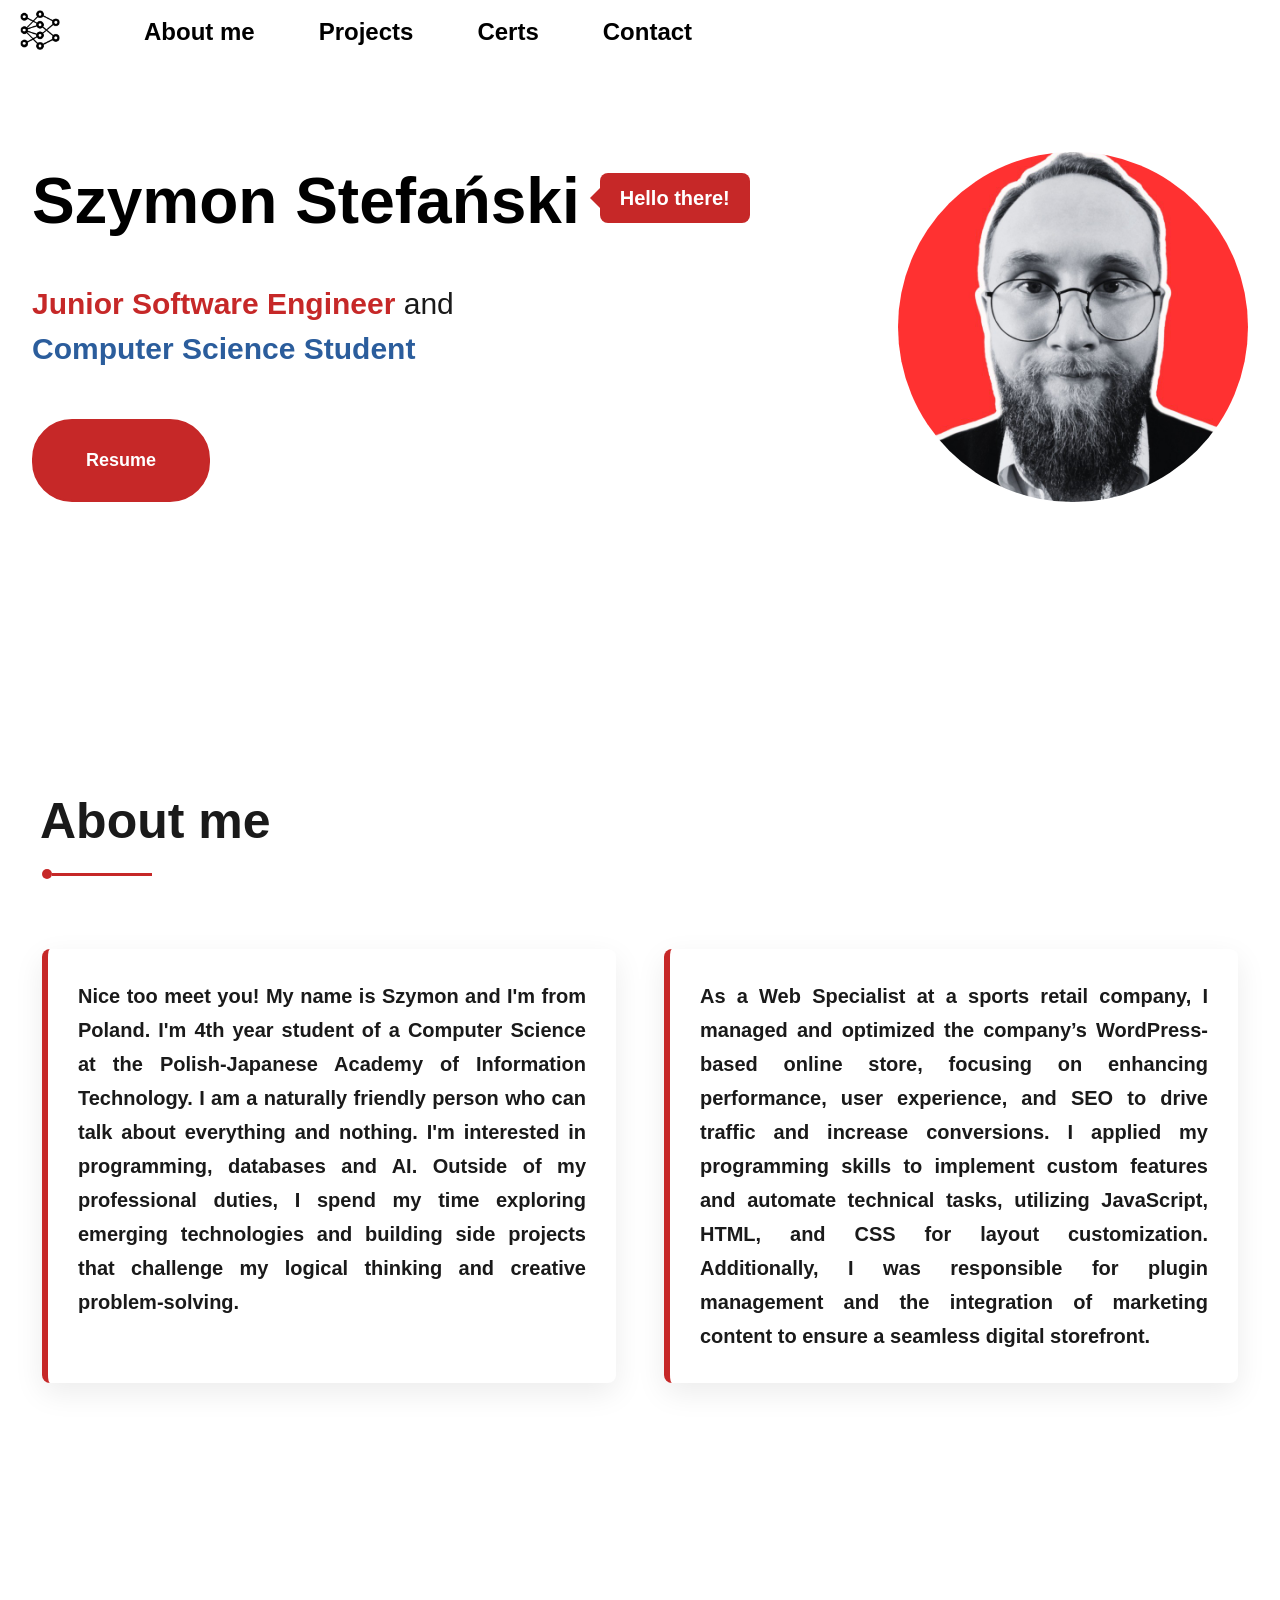
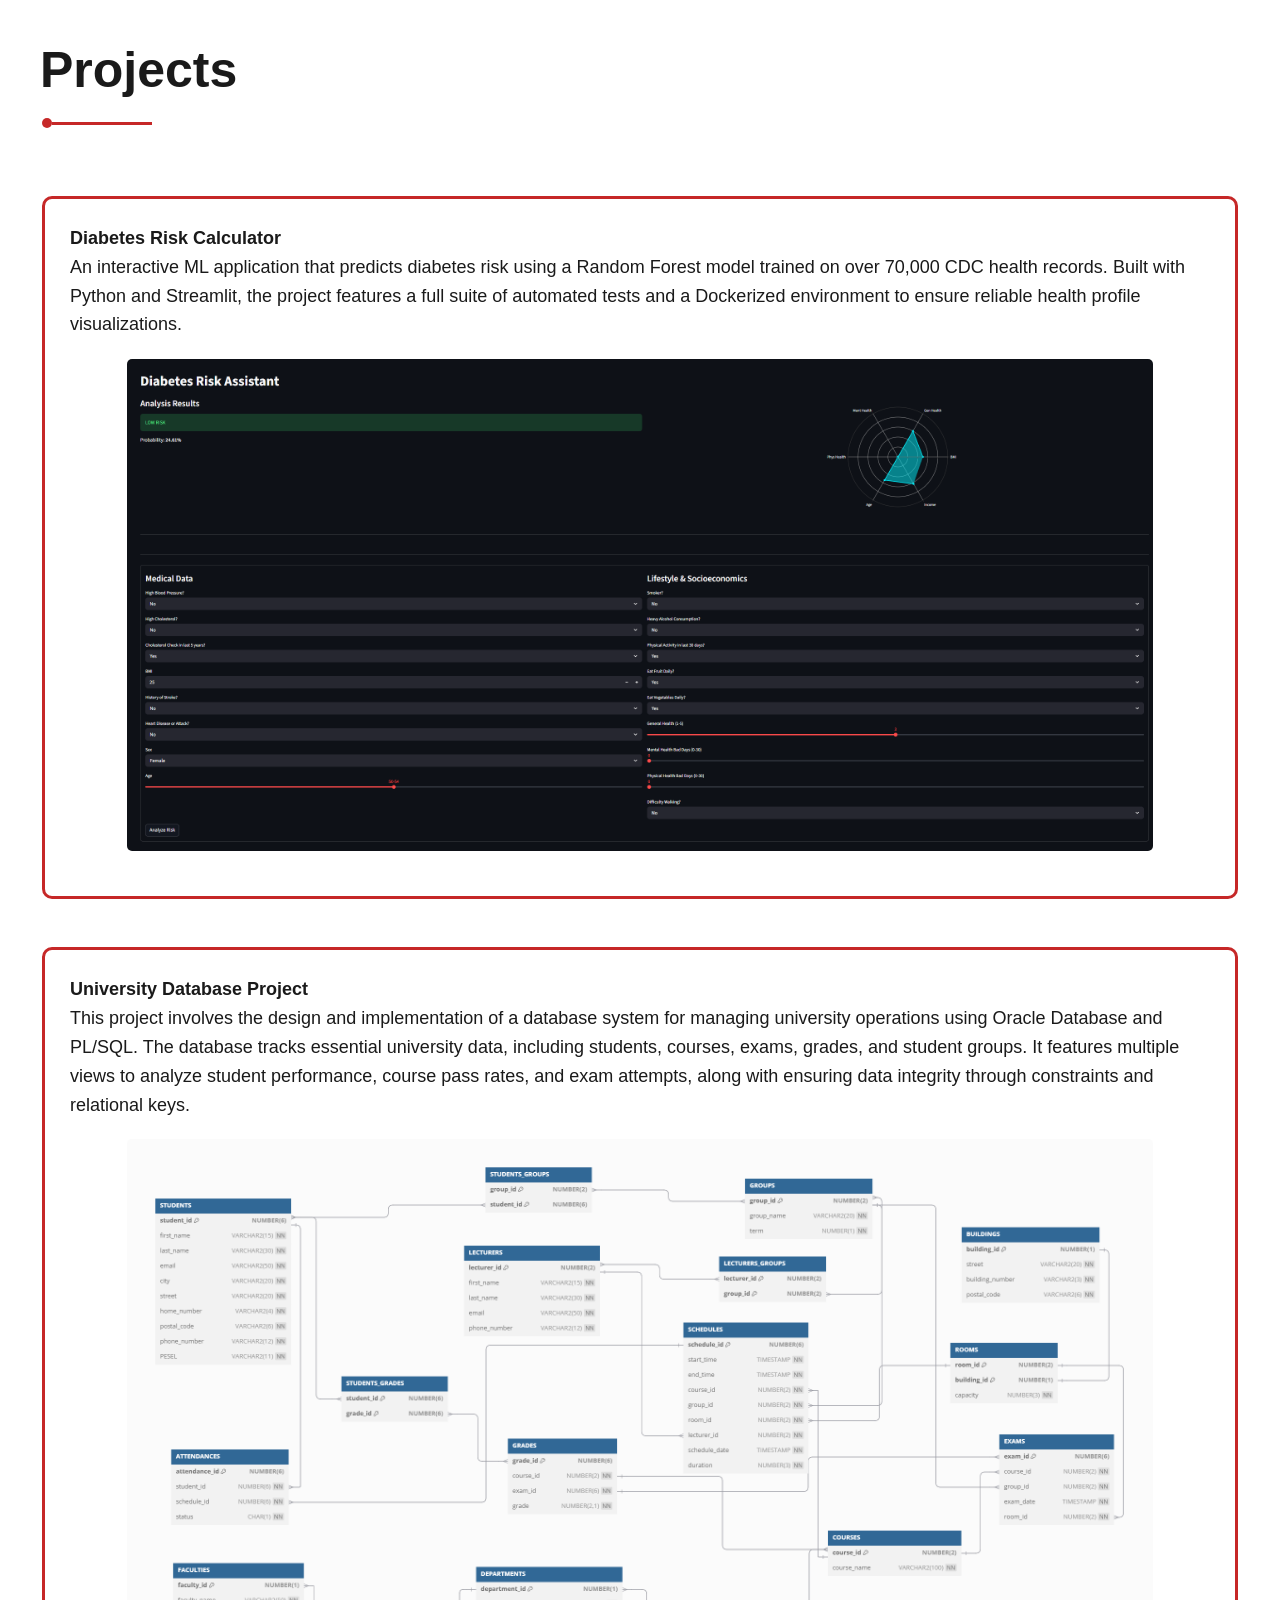
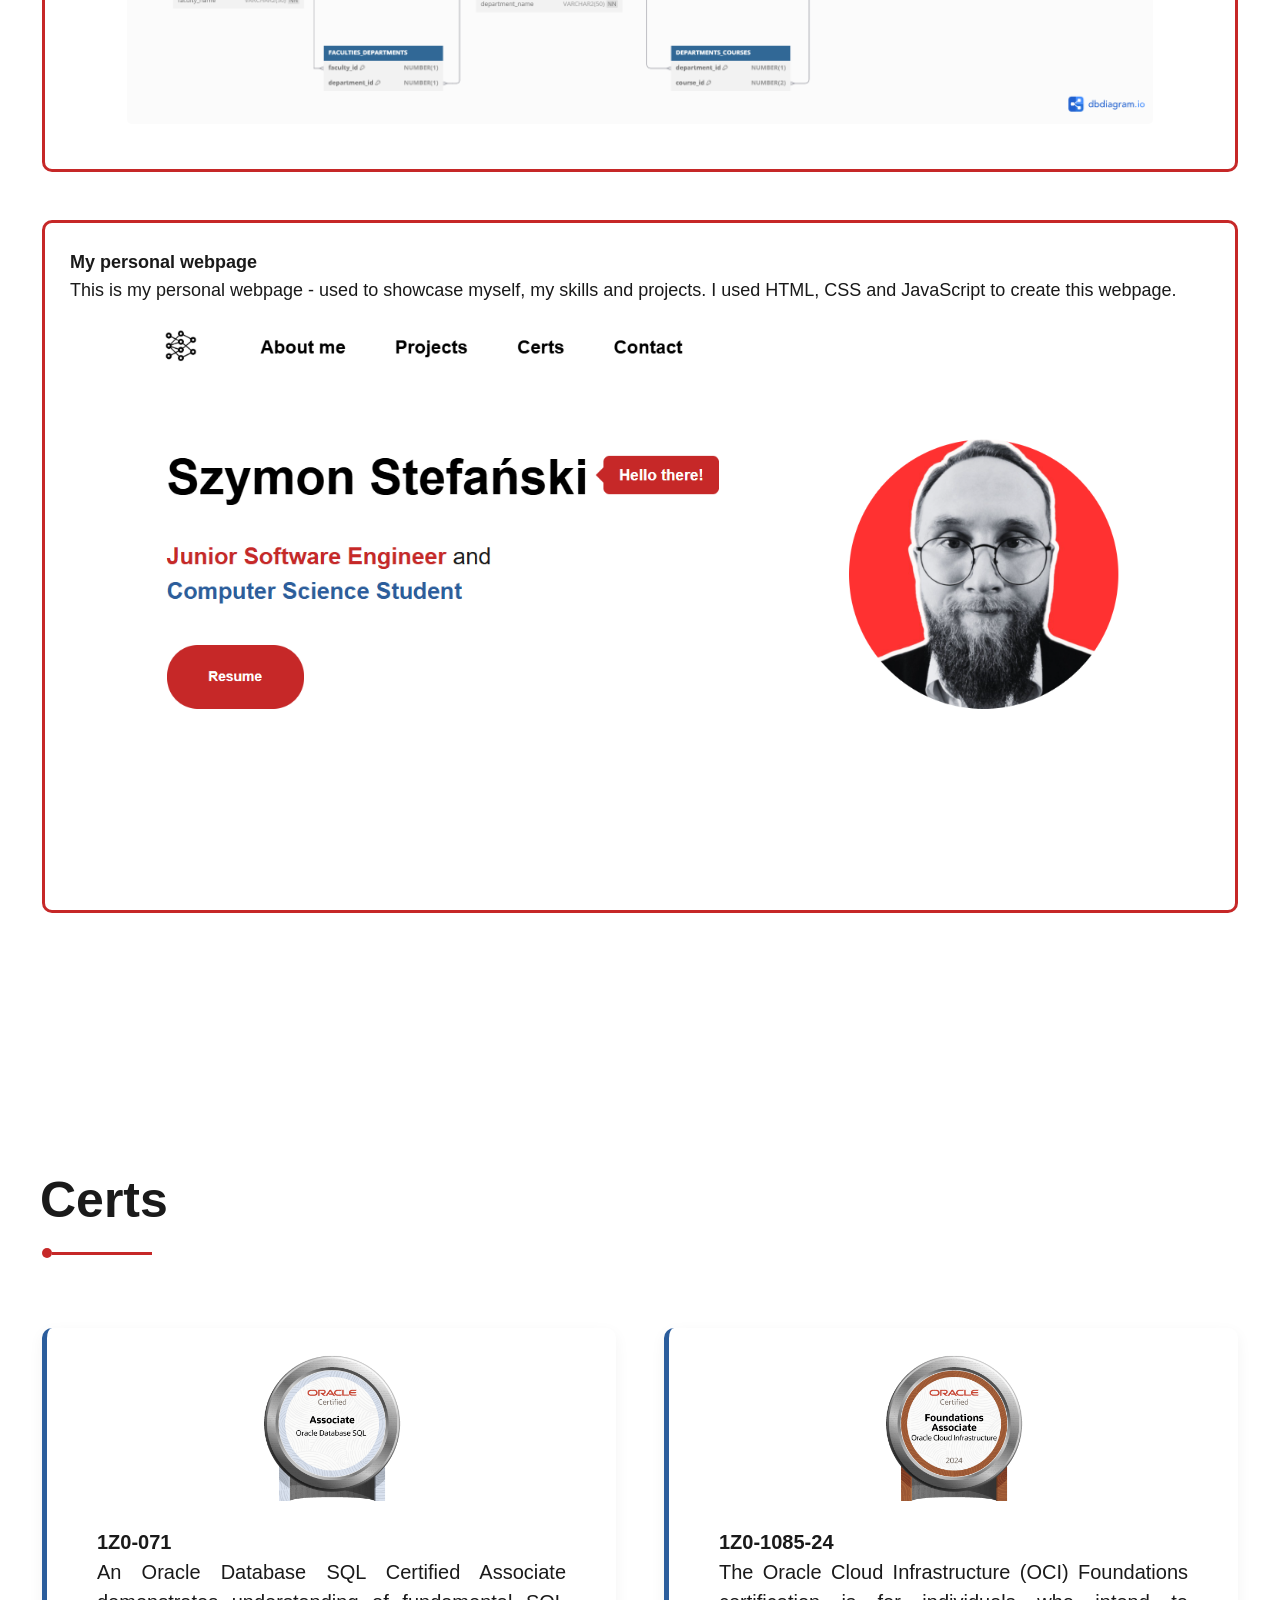
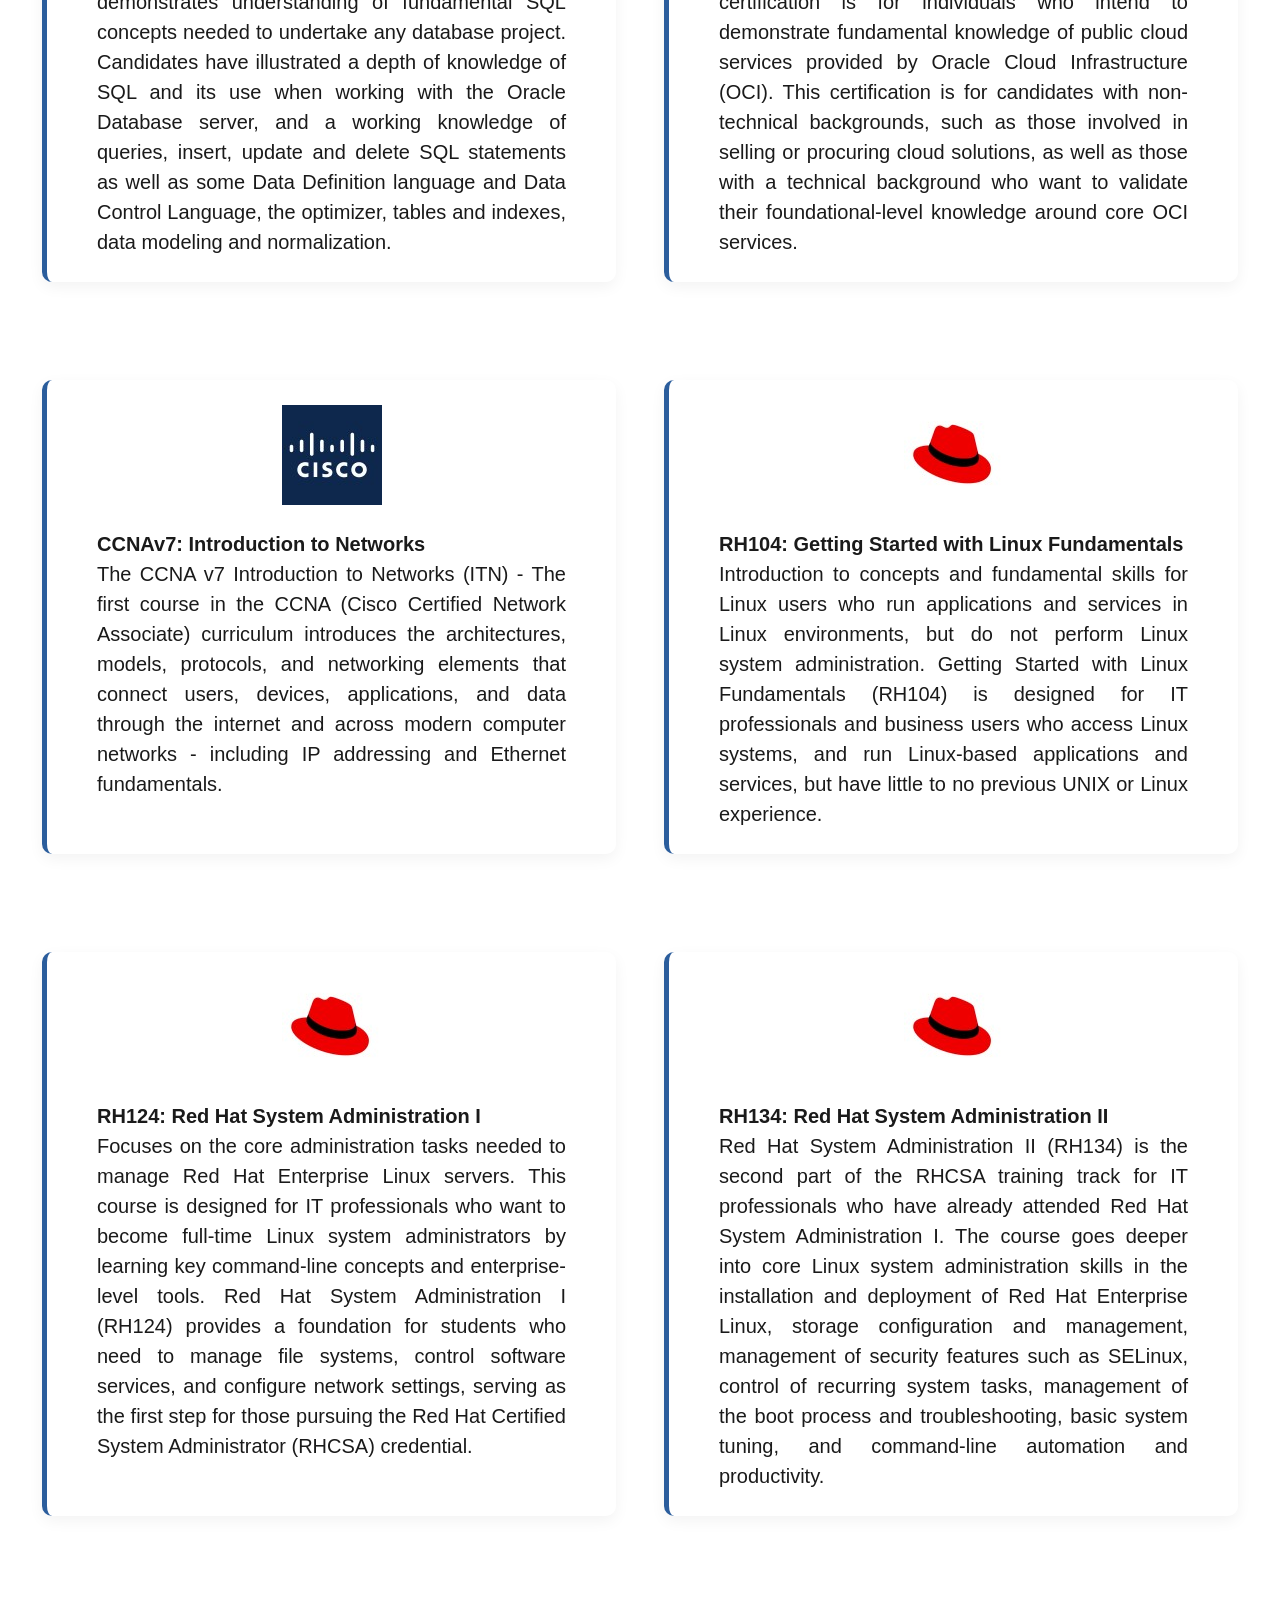
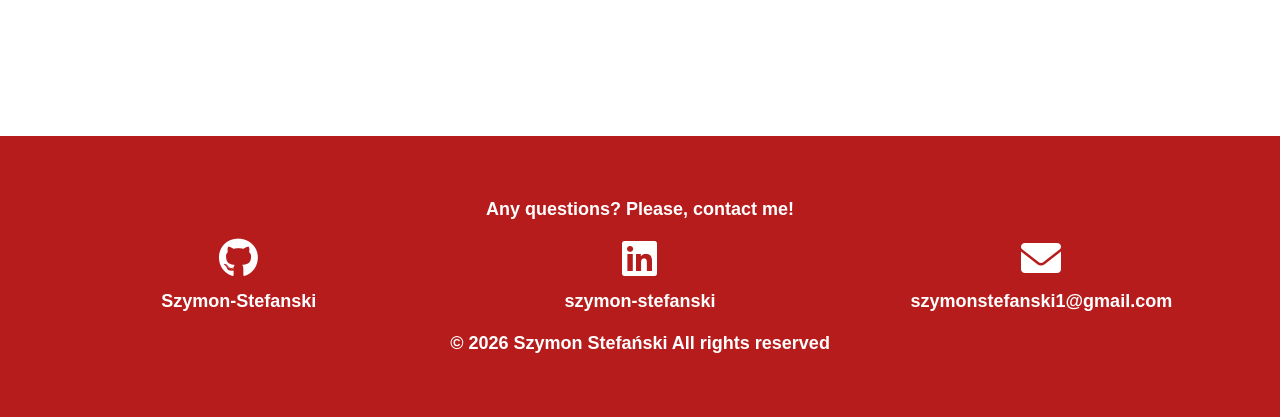
<file: index.html>
<!DOCTYPE html>
<html lang="en">
  <head>
    <meta charset="UTF-8" />
    <meta name="viewport" content="width=device-width, initial-scale=1.0" />
    <meta name="author" content="Szymon Stefański" />
    <meta name="robots" content="index, follow" />
    <meta property="og:title" content="Szymon Stefański - Software Engineer" />
    <meta property="og:description" content="Software Engineer & Student at PJATK. Sprawdź moje certyfikaty i projekty IT." />
    <meta property="og:image" content="https://www.szymonstefanski.com/images/personal/me.jpg" />
    <meta property="og:url" content="https://www.szymonstefanski.com/" />

    <title>Szymon Stefański | Software Engineer | Python</title>
    <meta name="description" content="Student PJATK, programista Python z obsesją na punkcie czystego kodu i baz danych. Zamieniam złożone problemy w proste rozwiązania." />

    <link
      rel="icon"
      href="images/personal/neural-network.png"
      type="image/png"
    />
    <link
      href="https://fonts.googleapis.com/css2?family=Lato:wght@300;400;700&display=swap"
      rel="stylesheet"
    />
    <link
      rel="stylesheet"
      href="https://cdnjs.cloudflare.com/ajax/libs/font-awesome/6.0.0-beta3/css/all.min.css"
    />
    <link rel="stylesheet" href="styles.css" />
  </head>

  <body>
    <header class="header">
      <nav class="main-nav">
        <ul class="main-nav-list">
          <li>
            <img class="logo" src="images/personal/neural-network.png" alt="Szymon Stefański Logo" />
          </li>
          <li><a class="main-nav-link" href="#aboutme">About me</a></li>
          <li><a class="main-nav-link" href="#projects">Projects</a></li>
          <li><a class="main-nav-link" href="#certs">Certs</a></li>
          <li><a class="main-nav-link" href="#contact">Contact</a></li>
        </ul>
      </nav>
    </header>
    <main>
      <section class="section-description">
        <div class="description">
          <div class="description-text-box">
            <h1 class="heading-primary">
              Szymon Stefański
              <span class="speech-bubble">Hello there!</span>
            </h1>
            <p class="description-am">
              <span class="jse">Junior Software Engineer</span>
              and
              <br />
              <span class="cs">Computer Science Student</span>
            </p>
            <a
              class="primary-btn"
              href="Szymon_Stefanski_Resume.pdf"
              data-text="Resume"
            >
              <p>Resume</p>
            </a>
          </div>
          <div class="hero-image">
            <img id="big_logo" src="images/personal/me.jpg" alt="Szymon Stefański profile picture - Software Engineer" />
          </div>
        </div>
      </section>

      <section id="aboutme" class="section-aboutme">
        <h2 class="title">About me</h2>
        <div class="container grid grid--1-cols">
          <div class="decorative-line"></div>
        </div>
        <div class="container grid grid--2-cols">
          <p class="description-description">
            Nice too meet you! My name is Szymon and I'm from Poland. I'm 4th
            year student of a Computer Science at the Polish-Japanese Academy of
            Information Technology. I am a naturally friendly person who can
            talk about everything and nothing. I'm interested in programming,
            databases and AI. Outside of my professional duties, I spend my time 
            exploring emerging technologies and building side projects that challenge 
            my logical thinking and creative problem-solving.
          </p>
          <p class="description-description">
            As a Web Specialist at a sports retail company, I managed and optimized the 
            company’s WordPress-based online store, focusing on enhancing performance, 
            user experience, and SEO to drive traffic and increase conversions. I applied 
            my programming skills to implement custom features and automate technical tasks, 
            utilizing JavaScript, HTML, and CSS for layout customization. Additionally, I 
            was responsible for plugin management and the integration of marketing content 
            to ensure a seamless digital storefront.
          </p>
        </div>
        <p id="projects"></p>
      </section>

      <section id="projects" class="section-projects">
        <h2 class="title">Projects</h2>
        <div class="container grid grid--1-cols">
          <div class="decorative-line"></div>
          <a href="https://github.com/Szymon-Stefanski/DiabetesRiskCalculator" aria-label="View Diabetes Risk Calculator source code on GitHub">
            <div class="projects">
              <p class="projects-description">
                <strong>Diabetes Risk Calculator</strong><br />
                An interactive ML application that predicts diabetes risk 
                using a Random Forest model trained on over 70,000 CDC health 
                records. Built with Python and Streamlit, the project features 
                a full suite of automated tests and a Dockerized environment 
                to ensure reliable health profile visualizations.
                <br />
                <img
                  class="projects-img"
                  src="images/projects/dra.png"
                  alt="Screenshot of Diabetes Risk Calculator - a Machine Learning web app built with Python and Streamlit"
                />
              </p>
            </div>
          </a>
          <a href="https://github.com/Szymon-Stefanski/university_database_project" 
          aria-label="View University Database Project source code on GitHub">
            <div class="projects">
              <p class="projects-description">
                <strong>University Database Project</strong><br />
                This project involves the design and implementation of a
                database system for managing university operations using Oracle
                Database and PL/SQL. The database tracks essential university
                data, including students, courses, exams, grades, and student
                groups. It features multiple views to analyze student
                performance, course pass rates, and exam attempts, along with
                ensuring data integrity through constraints and relational keys.
                <br />
                <img
                  class="projects-img"
                  src="images/projects/udb.png"
                  alt="Relational database schema and interface for the University Management System project"
                />
              </p>
            </div>
          </a>
          <a href="https://github.com/Szymon-Stefanski/szymonstefanski.github.io" 
          aria-label="View My Personal Webpage source code on GitHub">
            <div class="projects">
              <p class="projects-description">
                <strong>My personal webpage</strong><br />
                This is my personal webpage - used to showcase myself, my skills
                and projects. I used HTML, CSS and JavaScript to create this
                webpage.
                <br />
                <img
                  class="projects-img"
                  src="images/projects/mywebpage.png"
                  alt="Preview of Szymon Stefański's personal portfolio website built with HTML, CSS and JavaScript"
                />
              </p>
            </div>
          </a>
        </div>
        <p id="certs"></p>
      </section>

      <section id="certs" class="section-certs">
        <h2 class="title">Certs</h2>
        <div class="container grid grid--1-cols">
          <div class="decorative-line"></div>
        </div>
        <div class="container grid grid--2-cols">
          <div class="certs">
            <a
              href="https://catalog-education.oracle.com/ords/certview/sharebadge?id=EDE20AFA35017D4F7632FC664EF137600242F46E7B9A4000B9DF911388D2D296"
              target="_blank"
            >
              <img
                class="certs-img"
                src="images/certs/1Z0-071.png"
                alt="Oracle 1Z0-071 Certification"
              />
            </a>
            <div class="certs-text">
              <strong>1Z0-071</strong><br />
              An Oracle Database SQL Certified Associate demonstrates
              understanding of fundamental SQL concepts needed to undertake any
              database project. Candidates have illustrated a depth of knowledge
              of SQL and its use when working with the Oracle Database server,
              and a working knowledge of queries, insert, update and delete SQL
              statements as well as some Data Definition language and Data
              Control Language, the optimizer, tables and indexes, data modeling
              and normalization.
            </div>
          </div>
          <div class="certs">
            <a
              href="https://catalog-education.oracle.com/ords/certview/sharebadge?id=4506F9964E8E7D87DDF926D13FDFE70BB1F6EEB64E2CA56A246275018C3F979B"
              target="_blank"
            >
              <img
                class="certs-img"
                src="images/certs/1Z0-1085-24.png"
                alt="Oracle Cloud Certification"
              />
            </a>
            <div class="certs-text">
              <strong>1Z0-1085-24</strong><br />
              The Oracle Cloud Infrastructure (OCI) Foundations certification is
              for individuals who intend to demonstrate fundamental knowledge of
              public cloud services provided by Oracle Cloud Infrastructure
              (OCI). This certification is for candidates with non-technical
              backgrounds, such as those involved in selling or procuring cloud
              solutions, as well as those with a technical background who want
              to validate their foundational-level knowledge around core OCI
              services.
            </div>
          </div>
          <div class="certs">
            <a
              href="https://drive.google.com/file/d/1Boafn8GVhG-8ERDXbkXMGFG9D7NJz_Sr/view"
            >
              <img
                class="certs-img"
                src="images/certs/CCNAv7.png"
                alt="CCNA Certification"
              />
            </a>
            <div class="certs-text">
              <strong>CCNAv7: Introduction to Networks</strong><br />
              The CCNA v7 Introduction to Networks (ITN) - The first course in
              the CCNA (Cisco Certified Network Associate) curriculum introduces
              the architectures, models, protocols, and networking elements that
              connect users, devices, applications, and data through the
              internet and across modern computer networks - including IP
              addressing and Ethernet fundamentals.
            </div>
          </div>
          <div class="certs">
            <a
              href="images/certs/rh104.pdf"
            >
              <img
                class="certs-img"
                src="images/certs/red_hat.jpg"
                alt="Red Hat Linux Certification"
              />
            </a>
            <div class="certs-text">
              <strong>RH104: Getting Started with Linux Fundamentals</strong
              ><br />
              Introduction to concepts and fundamental skills for Linux users
              who run applications and services in Linux environments, but do
              not perform Linux system administration. Getting Started with
              Linux Fundamentals (RH104) is designed for IT professionals and
              business users who access Linux systems, and run Linux-based
              applications and services, but have little to no previous UNIX or
              Linux experience.
            </div>
          </div>
          <div class="certs">
            <a
              href="https://www.credly.com/badges/a710a444-3996-4140-bc6a-e47a7d3256a2"
            >
              <img
                class="certs-img"
                src="images/certs/red_hat.jpg"
                alt="Red Hat Linux Certification"
              />
            </a>
            <div class="certs-text">
              <strong>RH124: Red Hat System Administration I</strong
              ><br />
              Focuses on the core administration tasks needed to manage Red Hat 
              Enterprise Linux servers. This course is designed for IT professionals 
              who want to become full-time Linux system administrators by learning key 
              command-line concepts and enterprise-level tools. Red Hat System Administration 
              I (RH124) provides a foundation for students who need to manage file systems, 
              control software services, and configure network settings, serving as the first 
              step for those pursuing the Red Hat Certified System Administrator (RHCSA) 
              credential.
            </div>
          </div>
                    <div class="certs">
            <a
              href="https://www.credly.com/badges/857375ac-056b-465d-a306-839a7c738a5f"
            >
              <img
                class="certs-img"
                src="images/certs/red_hat.jpg"
                alt="Red Hat Linux Certification"
              />
            </a>
            <div class="certs-text">
              <strong>RH134: Red Hat System Administration II</strong
              ><br />
              Red Hat System Administration II (RH134) is the second part of the RHCSA training 
              track for IT professionals who have already attended Red Hat System Administration I. 
              The course goes deeper into core Linux system administration skills in the installation 
              and deployment of Red Hat Enterprise Linux, storage configuration and management, 
              management of security features such as SELinux, control of recurring system tasks, 
              management of the boot process and troubleshooting, basic system tuning, and command-line 
              automation and productivity.
            </div>
          </div>
        </div>
      </section>
    </main>
    <footer id="contact">
      <p class="footer-text">Any questions? Please, contact me!</p>
      <br />
      <div class="container grid grid--3-cols">
        <a class="icon" href="https://github.com/Szymon-Stefanski" aria-label="View all my projects on GitHub" rel="noopener">
          <i class="fab fa-github"></i>
          <p class="footer-text">Szymon-Stefanski</p>
        </a>

        <a class="icon" href="https://www.linkedin.com/in/szymon-stefanski/" aria-label="LinkedIn Profile" rel="noopener">
          <i class="fab fa-linkedin"></i>
          <p class="footer-text">szymon-stefanski</p>
        </a>
        <a class="icon" href="mailto:szymonstefanski1@gmail.com" aria-label="Send me an email" rel="noopener">
          <i class="fas fa-envelope"></i>
          <p class="footer-text">szymonstefanski1@gmail.com</p>
        </a>
      </div>
      <br />
      <p class="footer-text">© 2026 Szymon Stefański All rights reserved</p>
    </footer>
    <script src="backend/scripts.js"></script>
  </body>
</html>
</file>
<file: styles.css>
/* General */
* {
  padding: 0;
  margin: 0;
  box-sizing: border-box;
  text-decoration: none;
}

html,
body {
  height: 100%;
  margin: 0;
  display: flex;
  flex-direction: column;
  background-color: rgb(255, 255, 255);
  color: #1a1a1a;
}

html {
  font-size: 62.5%;
  overflow-x: hidden;
  scroll-behavior: smooth;
}

body {
  font-family: "Arial", sans-serif;
  line-height: 1.5;
  font-weight: 400;
}

.container {
  max-width: 130rem;
  padding: 0 4.2rem;
  margin: 0 auto;
}

.grid {
  display: grid;
  gap: 4.8rem;
}

.grid--2-cols { grid-template-columns: repeat(2, 1fr); }
.grid--3-cols { grid-template-columns: repeat(3, 1fr); }
.grid--4-cols { grid-template-columns: repeat(4, 1fr); }


/* Header */
.header {
  position: fixed;
  top: 0;
  left: 0;
  width: 100%;
  background-color: rgb(255, 255, 255);
  z-index: 1000;
  transition: all 0.3s ease-in-out;
}

.header.sticky {
  box-shadow: 10px 10px 5px rgba(43, 40, 40, 0.411);
}

.header .main-nav {
  justify-content: space-between;
  align-items: center;
  max-width: 126rem;
  width: 100%;
  margin: 0 auto;
}

.main-nav-list {
  list-style: none;
  display: flex;
  align-items: center;
  gap: 6.4rem;
  padding: 10px;
}

.main-nav-link:link,
.main-nav-link:visited {
  text-decoration: none;
  color: rgb(0, 0, 0);
  font-weight: 500;
  font-size: 2.4rem;
  font-weight: bold;
  transition: all 0.5s;
}

.main-nav-link:hover,
.main-nav-link:active {
  color: #e45447;
}

.logo { height: 40px; width: auto; margin-right: 2rem; }


/* Section Description / Hero */
.section-description { padding: 12rem 0; }

.section-aboutme { padding: 12rem 0; }

.section-projects { padding: 12rem 0; }

.description {
  max-width: 130rem;
  margin: 0 auto;
  padding: 3.2rem 3.2rem;
  display: grid;
  grid-template-columns: 1fr 1fr;
  gap: 9.6rem 0;
  align-items: center;
}

.heading-primary {
  font-size: 6.4rem;
  font-weight: 700;
  color: #000;
  margin-bottom: 3.2rem;
  position: relative;
}

.hero-image {
  display: flex;
  justify-content: flex-end;
  align-items: center;
}

.speech-bubble {
  font-size: 2rem;
  position: absolute;
  background: #c62828;
  color: white;
  padding: 1rem 2rem;
  border-radius: 0.4em;
  white-space: nowrap;
  margin: 20px 20px;
}

.speech-bubble::after {
  content: "";
  position: absolute;
  left: -10px;
  top: 50%;
  transform: translateY(-50%);
  width: 0;
  height: 0;
  border: 10px solid transparent;
  border-right-color: #c62828;
  border-left: 0;
}

.description-am { font-size: 3rem; margin-bottom: 4.8rem; }
.jse { color: #c62828; font-weight: 700; }
.cs { color: #2b5d9c; font-weight: 700; }

.primary-btn {
  color: #fff;
  padding: 2.6rem 5.2rem;
  background: #c62828;
  border-radius: 40px;
  font-size: 1.8rem;
  font-weight: 600;
  display: inline-block;
  border: 2px solid #c62828;
  transition: all 0.3s;
}

.primary-btn:hover { background: #fff; color: #c62828; }

#big_logo { height: 350px; width: 350px; object-fit: cover; border-radius: 50%; }


.description-description {
  margin-top: 5rem;
  font-size: 2rem;
  font-weight: bold;
  line-height: 1.7;
  padding: 3rem;
  background-color: #fff;
  border-radius: 8px;
  border-left: 6px solid #c62828;
  box-shadow: 0 10px 30px rgba(0, 0, 0, 0.08);
  text-align: justify;
}


/* Titles and Lines */
.title { font-size: 5rem; font-weight: 700; padding: 1rem 4rem; max-width: 130rem; margin: 0 auto; }
.decorative-line { display: flex; align-items: center; margin-bottom: 2rem; }
.decorative-line::before { content: ""; width: 10px; height: 10px; background-color: #c62828; border-radius: 50%; }
.decorative-line::after { content: ""; width: 100px; height: 3px; background-color: #c62828; }


/* Projects */
.projects {
  padding: 2.5rem;
  background-color: #fff;
  border-radius: 10px;
  border: 3px solid #c62828;
  transition: all 0.3s;
}


.projects:hover { transform: translateY(-5px); box-shadow: 0 10px 20px rgba(0,0,0,0.1); }
.projects-description { font-size: 1.8rem; line-height: 1.6; color: #1a1a1a; }
.projects-img { display: block; margin: 2rem auto; width: 90%; border-radius: 5px; }


/* Certs */
.section-certs { padding: 12rem 0; }
.certs {
  margin-top: 5rem;
  display: flex;
  flex-direction: column;
  align-items: center;
  padding: 2.5rem 5rem;
  border-radius: 10px;
  border-left: 5px solid #2b5d9c;
  box-shadow: 0 5px 15px rgba(0,0,0,0.05);
  transition: all 0.3s;
}
.certs:hover { transform: translateY(-5px); }
.certs-img { max-width: 300px; margin-bottom: 2rem; }
.certs-text { font-size: 2rem; text-align: justify; }


/* Footer */
footer {
  padding: 6rem 2rem;
  text-align: center;
  background-color: #b71c1c;
  margin-top: 10rem;
}

footer i {
  font-size: 4rem;
  margin-bottom: 1rem;
}

.footer-text {
  font-size: 1.8rem;
  color: white !important;
  font-weight: 600;
}

.icon {
  color: white;
  display: inline-block;
  padding: 0 2rem;
}

/* Responsive */
@media (max-width: 768px) {
  .grid--2-cols { grid-template-columns: 1fr; }
  .description { grid-template-columns: 1fr; text-align: center; }
  #big_logo { margin: 2rem auto; }
}
</file>
